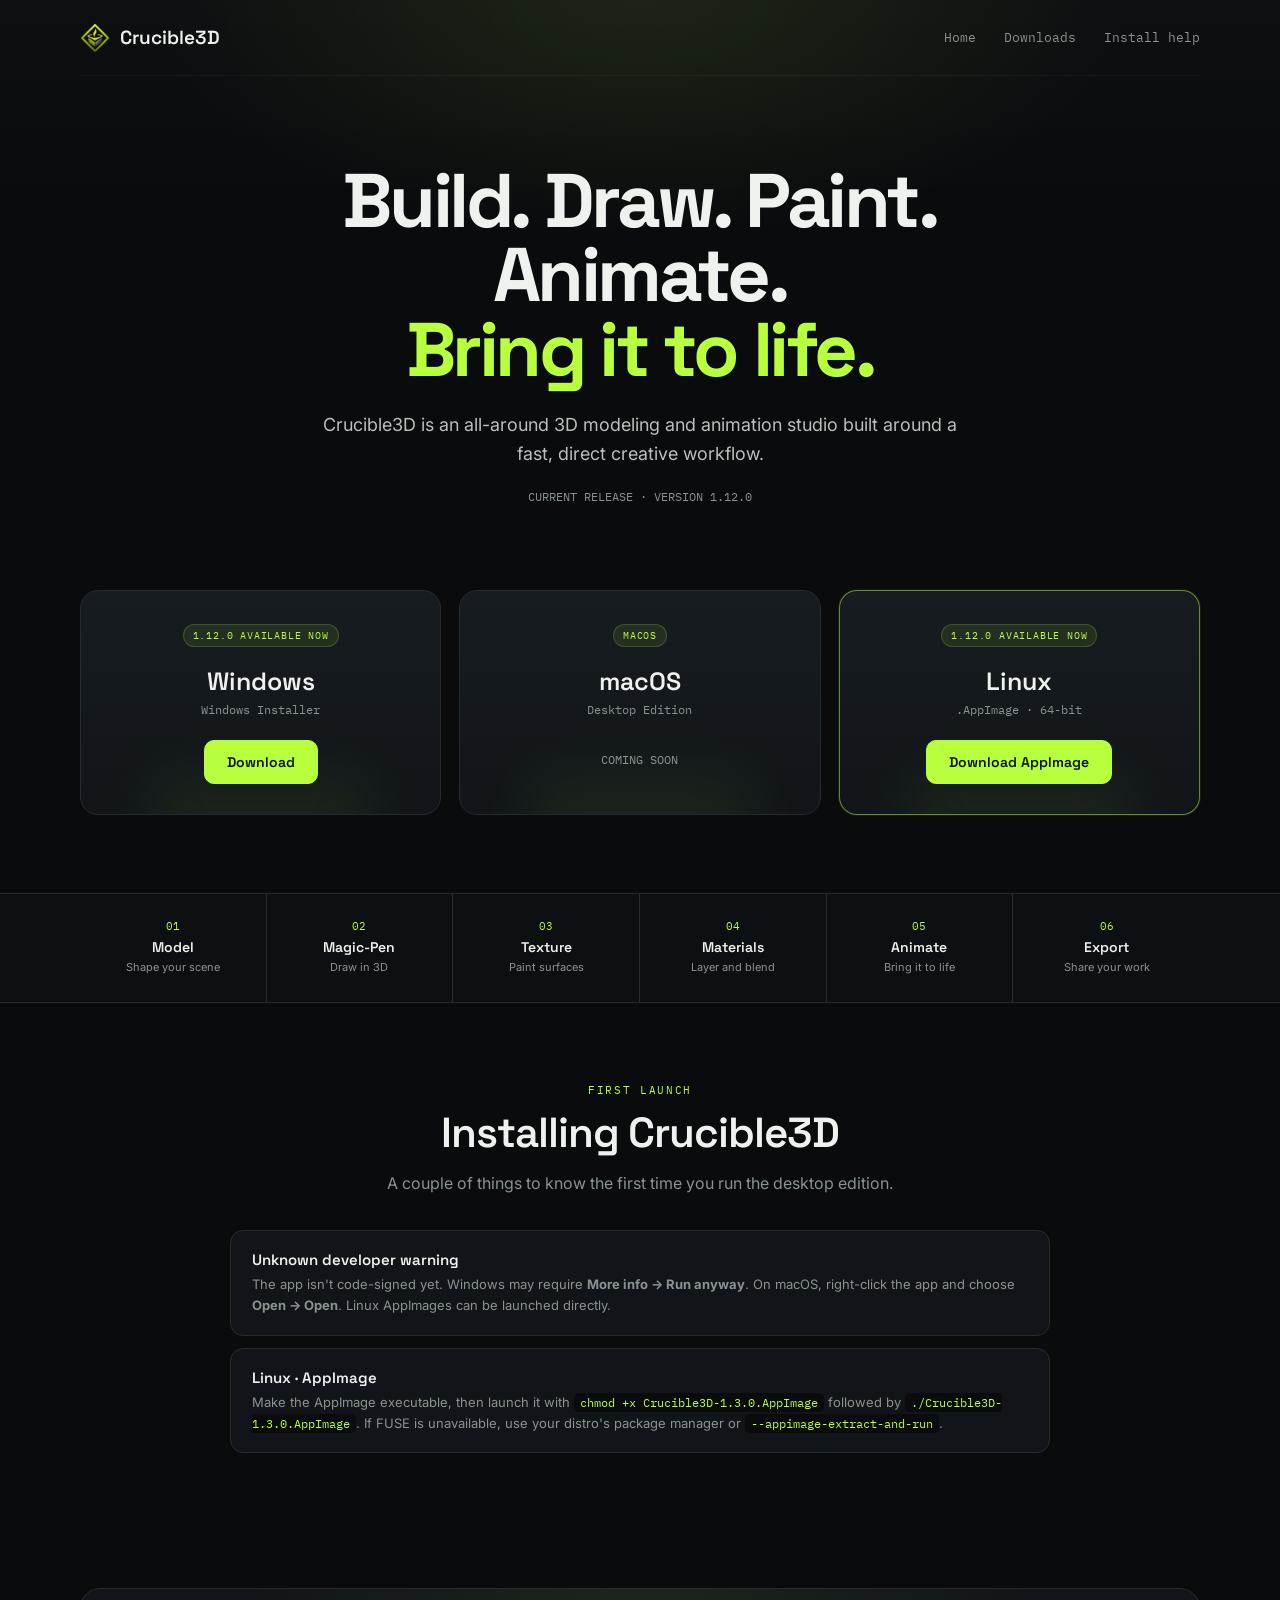
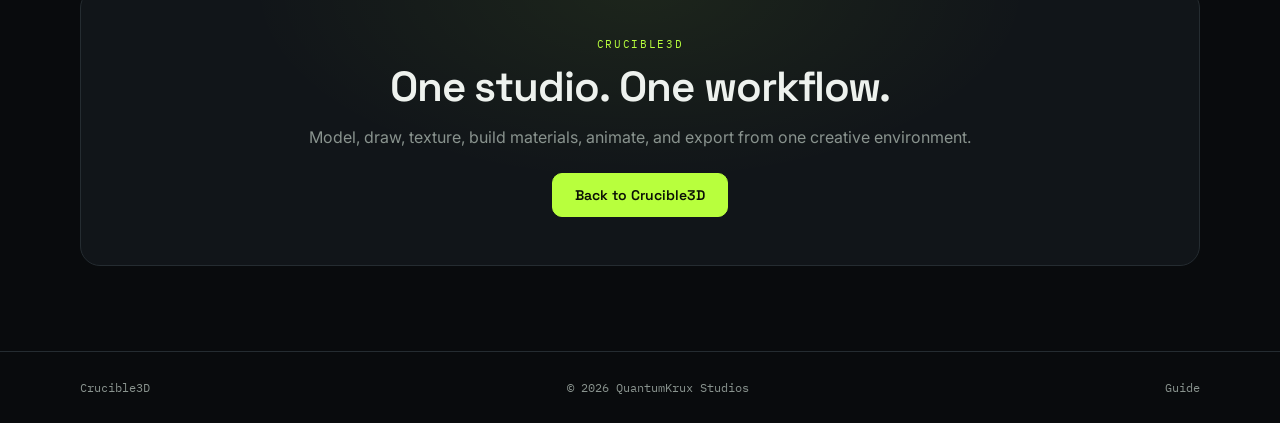
<file: download.html>
<!DOCTYPE html>
<html lang="en">
<head>
<meta charset="UTF-8">
<meta name="viewport" content="width=device-width, initial-scale=1.0">
<title>Download Crucible3D</title>
<meta name="description" content="Download Crucible3D for desktop — a complete 3D modeling, drawing, texturing, materials, and animation studio.">
<link rel="icon" type="image/png" sizes="48x48" href="assets/favicon-48.png">
<link rel="icon" href="assets/favicon.ico">
<link rel="apple-touch-icon" href="assets/logo.png">
<link rel="preconnect" href="https://fonts.googleapis.com">
<link rel="preconnect" href="https://fonts.gstatic.com" crossorigin>
<link href="https://fonts.googleapis.com/css2?family=Space+Grotesk:wght@400;500;600;700&family=Inter:wght@400;500;600&family=IBM+Plex+Mono:wght@400;500&display=swap" rel="stylesheet">
<style>
:root {
  --black:#090b0d; --panel:#111519; --panel2:#171c20; --line:#252c31;
  --green:#b8ff3d; --green2:#83d51d; --paper:#eef2ee; --muted:#89938e;
}
*{box-sizing:border-box;margin:0;padding:0}
html{scroll-behavior:smooth}
body{background:var(--black);color:var(--paper);font-family:Inter,sans-serif;line-height:1.6;overflow-x:hidden}
a{color:inherit;text-decoration:none}
.wrap{width:min(1120px,calc(100% - 48px));margin:auto}
.mono{font-family:"IBM Plex Mono",monospace}
.bg{position:fixed;inset:0;pointer-events:none;background:
radial-gradient(55% 38% at 50% 0%,rgba(184,255,61,.09),transparent 70%),
linear-gradient(180deg,rgba(255,255,255,.018),transparent 30%);z-index:-1}
nav{height:76px;display:flex;align-items:center;justify-content:space-between;border-bottom:1px solid rgba(255,255,255,.04)}
.brand{display:flex;align-items:center;gap:10px;font:600 19px "Space Grotesk"}
.brand img{width:30px;height:30px;border-radius:7px}
.nav{display:flex;gap:28px;color:var(--muted);font:13px "IBM Plex Mono"}
.nav a:hover{color:var(--green)}

.hero{padding:88px 0 58px;text-align:center}
.eyebrow{color:var(--green);font:12px "IBM Plex Mono";letter-spacing:.18em;text-transform:uppercase;margin-bottom:18px}
h1{font:700 clamp(44px,7vw,76px)/.98 "Space Grotesk";letter-spacing:-.045em;max-width:850px;margin:auto}
h1 span{color:var(--green)}
.lede{max-width:650px;margin:24px auto 0;color:#b9c0bb;font-size:18px}
.version{margin-top:20px;color:var(--muted);font:12px "IBM Plex Mono"}

.downloads{padding:28px 0 78px}
.grid{display:grid;grid-template-columns:repeat(3,1fr);gap:18px}
.card{background:linear-gradient(180deg,var(--panel2),var(--panel));border:1px solid var(--line);border-radius:18px;padding:30px;text-align:center;position:relative;overflow:hidden}
.card:after{content:"";position:absolute;inset:auto 20% -65px;height:100px;background:rgba(184,255,61,.07);filter:blur(30px);pointer-events:none}
.card.active{border-color:rgba(184,255,61,.5);box-shadow:0 0 0 1px rgba(184,255,61,.08)}
.badge{display:inline-block;color:var(--green);background:rgba(184,255,61,.09);border:1px solid rgba(184,255,61,.18);padding:4px 9px;border-radius:99px;font:10px "IBM Plex Mono";letter-spacing:.08em;text-transform:uppercase;margin-bottom:18px}
.os{font:600 25px "Space Grotesk";margin-bottom:5px}
.format{font:12px "IBM Plex Mono";color:var(--muted);margin-bottom:23px}
.btn{display:inline-flex;justify-content:center;align-items:center;padding:12px 22px;border-radius:10px;border:1px solid var(--line);font:600 14px "Space Grotesk";transition:.2s;position:relative;z-index:1}
.btn:hover{border-color:var(--green);color:var(--green);transform:translateY(-1px)}
.btn.primary{background:var(--green);color:#0b1006;border-color:var(--green)}
.btn.primary:hover{color:#0b1006;filter:brightness(1.05)}
.soon{color:var(--muted);font:12px "IBM Plex Mono";padding-top:12px}
.host{margin-top:13px;color:#626d67;font:10.5px "IBM Plex Mono"}

.strip{border-top:1px solid var(--line);border-bottom:1px solid var(--line);background:#0d1012}
.strip-grid{display:grid;grid-template-columns:repeat(6,1fr)}
.strip-item{padding:25px 12px;text-align:center;border-right:1px solid var(--line)}
.strip-item:last-child{border:0}
.num{color:var(--green);font:11px "IBM Plex Mono"}
.strip-item strong{display:block;font:600 14px "Space Grotesk";margin-top:5px}
.strip-item small{display:block;color:var(--muted);font-size:11px;margin-top:3px}

.help{padding:80px 0}
.section-label{color:var(--green);font:11px "IBM Plex Mono";letter-spacing:.15em;text-transform:uppercase;text-align:center}
h2{font:600 clamp(30px,4vw,42px) "Space Grotesk";text-align:center;letter-spacing:-.025em;margin:9px 0 12px}
.section-lede{text-align:center;color:var(--muted);max-width:610px;margin:0 auto 34px}
.help-grid{max-width:820px;margin:auto;display:grid;gap:12px}
.help-item{background:var(--panel);border:1px solid var(--line);border-radius:13px;padding:19px 21px}
.help-item h3{font:600 15px "Space Grotesk";color:var(--paper);margin-bottom:5px}
.help-item p{font-size:13px;color:var(--muted)}
code{font:12px "IBM Plex Mono";color:var(--green);background:#090b0d;padding:2px 6px;border-radius:5px}

.cta{padding:55px 0 85px;text-align:center}
.cta-box{border:1px solid var(--line);border-radius:20px;padding:48px 24px;background:
radial-gradient(50% 100% at 50% 0%,rgba(184,255,61,.07),transparent 70%),var(--panel)}
.cta p{color:var(--muted);margin:9px auto 22px}
footer{border-top:1px solid var(--line);padding:28px 0}
.foot{display:flex;justify-content:space-between;align-items:center;color:var(--muted);font:12px "IBM Plex Mono"}
.foot a:hover{color:var(--green)}

@media(max-width:800px){
 .nav{display:none} .grid{grid-template-columns:1fr}
 .strip-grid{grid-template-columns:repeat(2,1fr)}
 .strip-item:nth-child(2n){border-right:0}
 .hero{padding-top:60px}
}
</style>
</head>
<body>
<div class="bg"></div>

<nav class="wrap">
  <a href="index.html" class="brand"><img src="assets/logo.png" alt="">Crucible3D</a>
  <div class="nav">
    <a href="index.html">Home</a>
    <a href="#downloads">Downloads</a>
    <a href="#help">Install help</a>
  </div>
</nav>

<header class="hero wrap">
  <h1>Build. Draw. Paint. Animate.<br><span>Bring it to life.</span></h1>
  <p class="lede">Crucible3D is an all-around 3D modeling and animation studio built around a fast, direct creative workflow.</p>
  <div class="version">CURRENT RELEASE · VERSION 1.12.0</div>
</header>

<section class="downloads wrap" id="downloads">
  <div class="grid">
    <article class="card" data-os="win">
      <div class="badge">1.12.0 Available Now</div>
      <div class="os">Windows</div>
      <div class="format">Windows Installer</div>
      <a class="btn primary" href="https://github.com/quantumkrux-pixel/crucible-studio/releases/download/3DModeling/Crucible3D.Setup.1.12.0.exe">Download</a>
    </article>
    <article class="card">
      <div class="badge">macOS</div>
      <div class="os">macOS</div>
      <div class="format">Desktop Edition</div>
      <div class="soon">COMING SOON</div>
    </article>
    <article class="card active" data-os="linux">
      <div class="badge">1.12.0 Available Now</div>
      <div class="os">Linux</div>
      <div class="format">.AppImage · 64-bit</div>
      <a class="btn primary" href="https://github.com/quantumkrux-pixel/crucible-studio/releases/download/3DModeling/Crucible3D-1.12.0-Linux-x64.AppImage">Download AppImage</a>
    </article>
  </div>
</section>

<section class="strip">
  <div class="wrap strip-grid">
    <div class="strip-item"><div class="num">01</div><strong>Model</strong><small>Shape your scene</small></div>
    <div class="strip-item"><div class="num">02</div><strong>Magic-Pen</strong><small>Draw in 3D</small></div>
    <div class="strip-item"><div class="num">03</div><strong>Texture</strong><small>Paint surfaces</small></div>
    <div class="strip-item"><div class="num">04</div><strong>Materials</strong><small>Layer and blend</small></div>
    <div class="strip-item"><div class="num">05</div><strong>Animate</strong><small>Bring it to life</small></div>
    <div class="strip-item"><div class="num">06</div><strong>Export</strong><small>Share your work</small></div>
  </div>
</section>

<section class="help wrap" id="help">
  <div class="section-label">First launch</div>
  <h2>Installing Crucible3D</h2>
  <p class="section-lede">A couple of things to know the first time you run the desktop edition.</p>
  <div class="help-grid">
    <div class="help-item">
      <h3>Unknown developer warning</h3>
      <p>The app isn't code-signed yet. Windows may require <b>More info → Run anyway</b>. On macOS, right-click the app and choose <b>Open → Open</b>. Linux AppImages can be launched directly.</p>
    </div>
    <div class="help-item">
      <h3>Linux · AppImage</h3>
      <p>Make the AppImage executable, then launch it with <code>chmod +x Crucible3D-1.3.0.AppImage</code> followed by <code>./Crucible3D-1.3.0.AppImage</code>. If FUSE is unavailable, use your distro's package manager or <code>--appimage-extract-and-run</code>.</p>
    </div>
  </div>
</section>

<section class="cta wrap">
  <div class="cta-box">
    <div class="section-label">Crucible3D</div>
    <h2>One studio. One workflow.</h2>
    <p>Model, draw, texture, build materials, animate, and export from one creative environment.</p>
    <a class="btn primary" href="index.html">Back to Crucible3D</a>
  </div>
</section>

<footer>
  <div class="wrap foot">
    <a href="index.html">Crucible3D</a>
    <span>© 2026 QuantumKrux Studios</span>
    <a href="app/guide.html">Guide</a>
  </div>
</footer>

<script>
(function(){
  const ua=navigator.userAgent+" "+(navigator.platform||"");
  let os=null;
  if(/Win/i.test(ua)) os="win";
  else if(/Mac/i.test(ua)&&!/iPhone|iPad|iPod/i.test(ua)) os="mac";
  else if(/Linux|X11/i.test(ua)&&!/Android/i.test(ua)) os="linux";
  document.querySelectorAll(".card[data-os]").forEach(c=>c.classList.remove("active"));
  if(os){
    const card=document.querySelector('.card[data-os="'+os+'"]');
    if(card) card.classList.add("active");
  }
})();
</script>
</body>
</html>
</file>
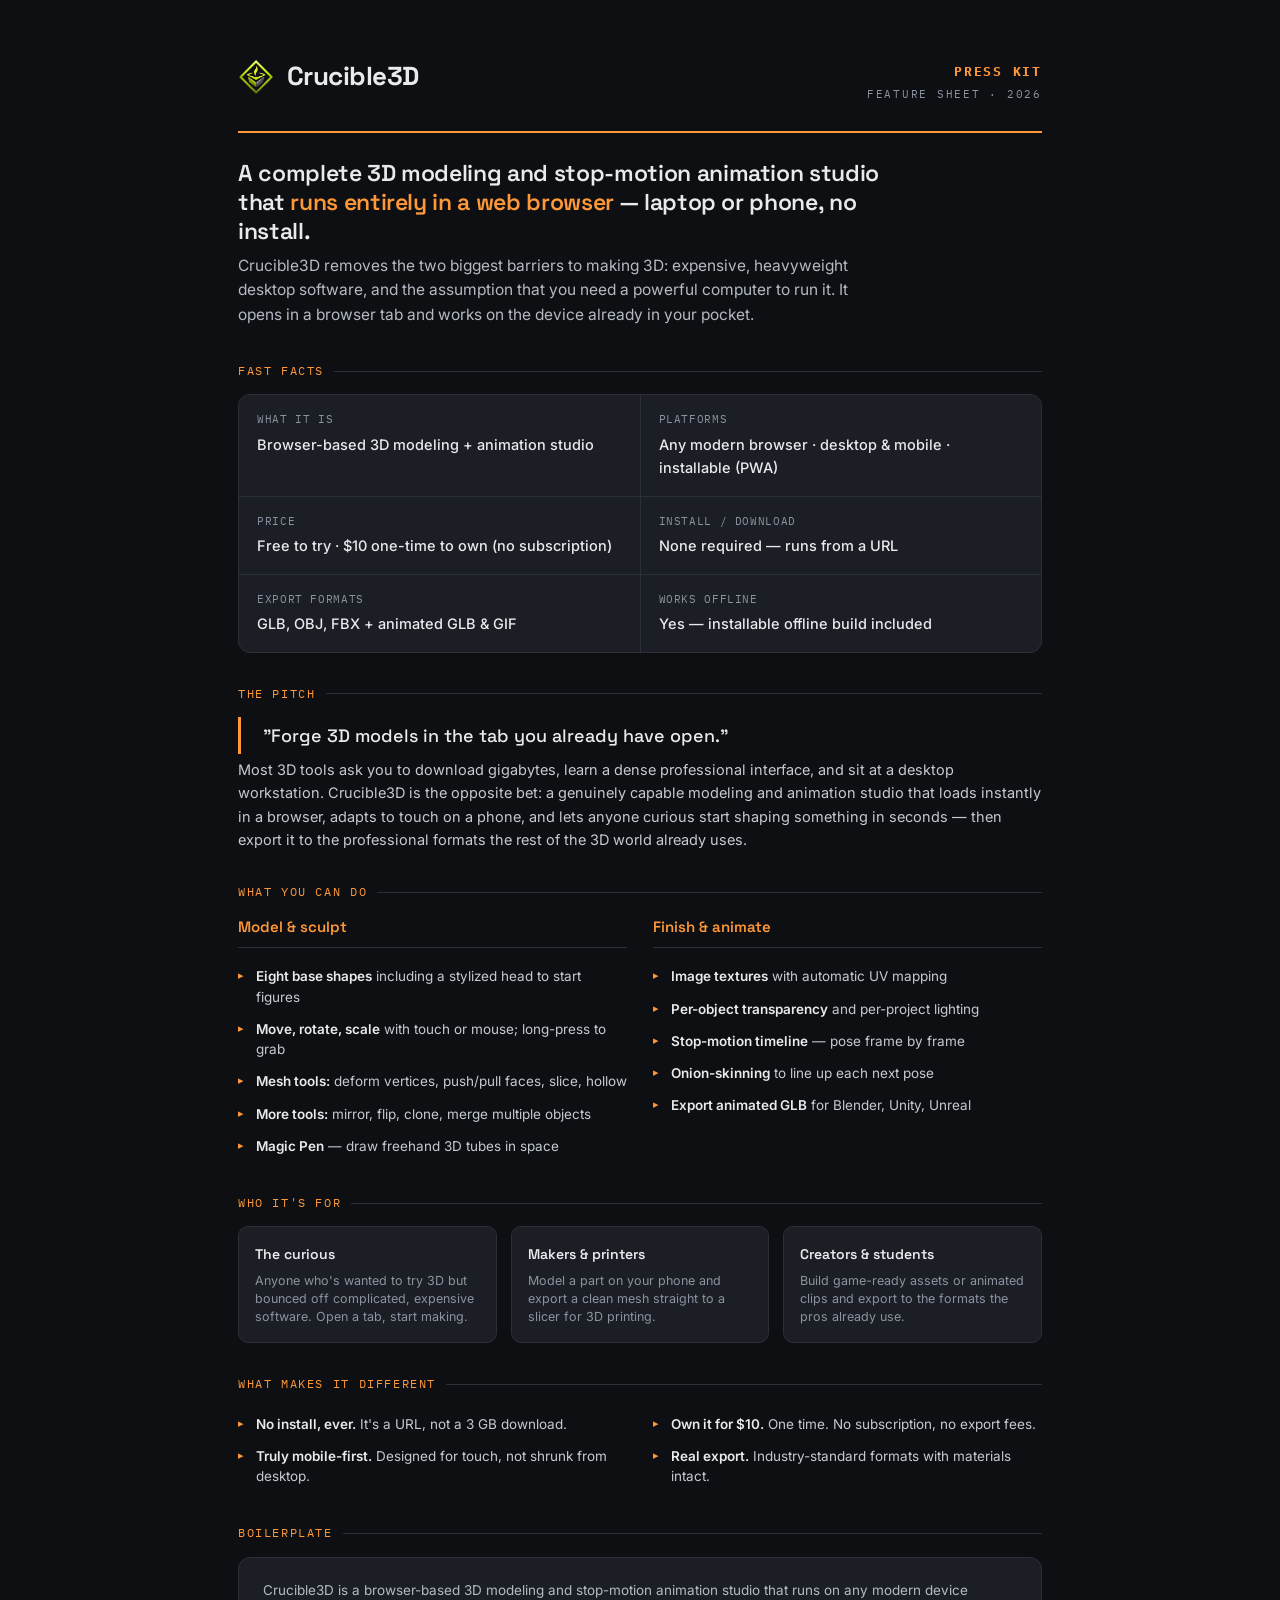
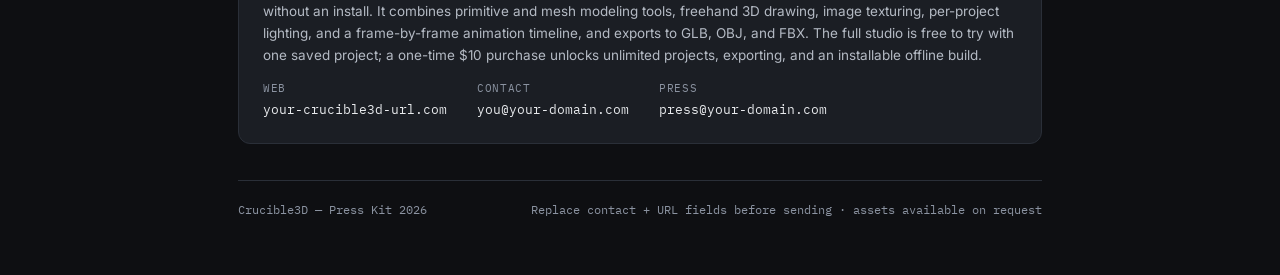
<file: press-kit.html>
<!DOCTYPE html>
<html lang="en">
<head>
<meta charset="UTF-8">
<meta name="viewport" content="width=device-width, initial-scale=1.0">
<title>Crucible3D — Press Kit &amp; Feature Sheet</title>
<link rel="icon" type="image/png" sizes="48x48" href="assets/favicon-48.png">
<link rel="icon" href="assets/favicon.ico">
<link rel="preconnect" href="https://fonts.googleapis.com">
<link rel="preconnect" href="https://fonts.gstatic.com" crossorigin>
<link href="https://fonts.googleapis.com/css2?family=Space+Grotesk:wght@400;500;600;700&family=Inter:wght@400;500;600&family=IBM+Plex+Mono:wght@400;500&display=swap" rel="stylesheet">
<style>
  :root{
    --ink:#14161A; --black:#0E0F12; --panel:#1B1E24; --panel2:#22262E; --line:#2A2F38;
    --ember:#FF9838; --ember-hot:#FF6B2C; --ash:#8B93A1; --paper:#E8EAED;
  }
  *{margin:0;padding:0;box-sizing:border-box}
  body{background:var(--black);color:var(--paper);font-family:'Inter',sans-serif;line-height:1.6;
    -webkit-font-smoothing:antialiased}
  .mono{font-family:'IBM Plex Mono',monospace}
  .sheet{max-width:900px;margin:0 auto;padding:56px 48px}
  a{color:var(--ember);text-decoration:none}

  /* header */
  .kit-head{display:flex;align-items:flex-start;justify-content:space-between;gap:30px;
    padding-bottom:28px;border-bottom:2px solid var(--ember);margin-bottom:8px}
  .brand{display:flex;align-items:center;gap:13px}
  .brand .brand-logo{width:36px;height:36px;border-radius:8px;display:block;flex:none}
  .brand-name{font-family:'Space Grotesk';font-weight:700;font-size:26px;letter-spacing:-.02em}
  .kit-label{font-family:'IBM Plex Mono';font-size:11px;letter-spacing:.16em;text-transform:uppercase;
    color:var(--ash);text-align:right;padding-top:6px}
  .kit-label b{display:block;color:var(--ember);font-size:13px;margin-bottom:3px}

  .tagline{font-family:'Space Grotesk';font-weight:600;font-size:23px;letter-spacing:-.015em;
    line-height:1.25;margin:26px 0 8px;max-width:680px}
  .tagline .heat{color:var(--ember)}
  .oneline{font-size:15.5px;color:#B4BAC4;max-width:640px;margin-bottom:34px}

  /* section */
  .block{margin-bottom:32px}
  .block-title{font-family:'IBM Plex Mono';font-size:11.5px;letter-spacing:.14em;text-transform:uppercase;
    color:var(--ember);margin-bottom:14px;display:flex;align-items:center;gap:10px}
  .block-title::after{content:'';flex:1;height:1px;background:var(--line)}
  p.body{font-size:14.5px;color:#C4CAD3;margin-bottom:12px}

  /* fast facts grid */
  .facts{display:grid;grid-template-columns:repeat(2,1fr);gap:1px;background:var(--line);
    border:1px solid var(--line);border-radius:12px;overflow:hidden}
  .fact{background:var(--panel);padding:16px 18px}
  .fact dt{font-family:'IBM Plex Mono';font-size:10.5px;letter-spacing:.06em;text-transform:uppercase;
    color:var(--ash);margin-bottom:5px}
  .fact dd{font-size:14.5px;color:var(--paper);font-weight:500}

  /* feature columns */
  .feat-grid{display:grid;grid-template-columns:1fr 1fr;gap:26px}
  .feat-col h4{font-family:'Space Grotesk';font-weight:600;font-size:15px;color:var(--ember);
    margin-bottom:12px;padding-bottom:8px;border-bottom:1px solid var(--line)}
  .feat-col ul{list-style:none}
  .feat-col li{font-size:13.5px;color:#C4CAD3;padding:6px 0 6px 18px;position:relative;line-height:1.5}
  .feat-col li::before{content:'▸';position:absolute;left:0;color:var(--ember);font-size:11px;top:7px}
  .feat-col li b{color:var(--paper);font-weight:600}

  /* quote / positioning pull */
  .pull{border-left:3px solid var(--ember);padding:6px 0 6px 22px;margin:8px 0 4px;
    font-family:'Space Grotesk';font-weight:500;font-size:18px;line-height:1.4;color:var(--paper)}

  /* who it's for */
  .audience{display:grid;grid-template-columns:repeat(3,1fr);gap:14px}
  .aud{background:var(--panel);border:1px solid var(--line);border-radius:10px;padding:16px}
  .aud h5{font-family:'Space Grotesk';font-weight:600;font-size:14px;margin-bottom:6px}
  .aud p{font-size:12.5px;color:var(--ash);line-height:1.45}

  /* boilerplate + contact */
  .boiler{background:var(--panel);border:1px solid var(--line);border-radius:12px;padding:22px 24px}
  .boiler p{font-size:13.5px;color:#B4BAC4;line-height:1.6}
  .contact-row{display:flex;gap:30px;flex-wrap:wrap;margin-top:14px;font-family:'IBM Plex Mono';font-size:13px}
  .contact-row div span{color:var(--ash);display:block;font-size:10.5px;letter-spacing:.06em;
    text-transform:uppercase;margin-bottom:3px}

  footer{border-top:1px solid var(--line);margin-top:36px;padding-top:20px;
    font-family:'IBM Plex Mono';font-size:11.5px;color:var(--ash);display:flex;justify-content:space-between;flex-wrap:wrap;gap:10px}

  @media(max-width:680px){
    .sheet{padding:36px 24px}
    .facts,.feat-grid,.audience{grid-template-columns:1fr}
    .kit-head{flex-direction:column;gap:16px}
    .kit-label{text-align:left}
  }
  @media print{
    body{background:#fff;color:#111}
    .sheet{max-width:100%}
    .fact,.aud,.boiler,.feat-col{background:#fff}
  }
</style>
</head>
<body>
<div class="sheet">

  <div class="kit-head">
    <div class="brand"><img class="brand-logo" src="assets/logo.png" alt="" width="36" height="36"><span class="brand-name">Crucible3D</span></div>
    <div class="kit-label"><b>Press Kit</b>Feature Sheet · 2026</div>
  </div>

  <div class="tagline">A complete 3D modeling and stop-motion animation studio
    that <span class="heat">runs entirely in a web browser</span> — laptop or phone, no install.</div>
  <p class="oneline">Crucible3D removes the two biggest barriers to making 3D: expensive,
    heavyweight desktop software, and the assumption that you need a powerful computer to run it.
    It opens in a browser tab and works on the device already in your pocket.</p>

  <div class="block">
    <div class="block-title">Fast facts</div>
    <dl class="facts">
      <div class="fact"><dt>What it is</dt><dd>Browser-based 3D modeling + animation studio</dd></div>
      <div class="fact"><dt>Platforms</dt><dd>Any modern browser · desktop &amp; mobile · installable (PWA)</dd></div>
      <div class="fact"><dt>Price</dt><dd>Free to try · $10 one-time to own (no subscription)</dd></div>
      <div class="fact"><dt>Install / download</dt><dd>None required — runs from a URL</dd></div>
      <div class="fact"><dt>Export formats</dt><dd>GLB, OBJ, FBX + animated GLB &amp; GIF</dd></div>
      <div class="fact"><dt>Works offline</dt><dd>Yes — installable offline build included</dd></div>
    </dl>
  </div>

  <div class="block">
    <div class="block-title">The pitch</div>
    <div class="pull">"Forge 3D models in the tab you already have open."</div>
    <p class="body">Most 3D tools ask you to download gigabytes, learn a dense professional
      interface, and sit at a desktop workstation. Crucible3D is the opposite bet: a genuinely
      capable modeling and animation studio that loads instantly in a browser, adapts to touch on
      a phone, and lets anyone curious start shaping something in seconds — then export it to the
      professional formats the rest of the 3D world already uses.</p>
  </div>

  <div class="block">
    <div class="block-title">What you can do</div>
    <div class="feat-grid">
      <div class="feat-col">
        <h4>Model &amp; sculpt</h4>
        <ul>
          <li><b>Eight base shapes</b> including a stylized head to start figures</li>
          <li><b>Move, rotate, scale</b> with touch or mouse; long-press to grab</li>
          <li><b>Mesh tools:</b> deform vertices, push/pull faces, slice, hollow</li>
          <li><b>More tools:</b> mirror, flip, clone, merge multiple objects</li>
          <li><b>Magic Pen</b> — draw freehand 3D tubes in space</li>
        </ul>
      </div>
      <div class="feat-col">
        <h4>Finish &amp; animate</h4>
        <ul>
          <li><b>Image textures</b> with automatic UV mapping</li>
          <li><b>Per-object transparency</b> and per-project lighting</li>
          <li><b>Stop-motion timeline</b> — pose frame by frame</li>
          <li><b>Onion-skinning</b> to line up each next pose</li>
          <li><b>Export animated GLB</b> for Blender, Unity, Unreal</li>
        </ul>
      </div>
    </div>
  </div>

  <div class="block">
    <div class="block-title">Who it's for</div>
    <div class="audience">
      <div class="aud"><h5>The curious</h5><p>Anyone who's wanted to try 3D but bounced off
        complicated, expensive software. Open a tab, start making.</p></div>
      <div class="aud"><h5>Makers &amp; printers</h5><p>Model a part on your phone and export a
        clean mesh straight to a slicer for 3D printing.</p></div>
      <div class="aud"><h5>Creators &amp; students</h5><p>Build game-ready assets or animated
        clips and export to the formats the pros already use.</p></div>
    </div>
  </div>

  <div class="block">
    <div class="block-title">What makes it different</div>
    <div class="feat-grid">
      <div class="feat-col">
        <ul>
          <li><b>No install, ever.</b> It's a URL, not a 3 GB download.</li>
          <li><b>Truly mobile-first.</b> Designed for touch, not shrunk from desktop.</li>
        </ul>
      </div>
      <div class="feat-col">
        <ul>
          <li><b>Own it for $10.</b> One time. No subscription, no export fees.</li>
          <li><b>Real export.</b> Industry-standard formats with materials intact.</li>
        </ul>
      </div>
    </div>
  </div>

  <div class="block">
    <div class="block-title">Boilerplate</div>
    <div class="boiler">
      <p>Crucible3D is a browser-based 3D modeling and stop-motion animation studio that runs on
        any modern device without an install. It combines primitive and mesh modeling tools, freehand
        3D drawing, image texturing, per-project lighting, and a frame-by-frame animation timeline,
        and exports to GLB, OBJ, and FBX. The full studio is free to try with one saved project; a
        one-time $10 purchase unlocks unlimited projects, exporting, and an installable offline build.</p>
      <div class="contact-row">
        <div><span>Web</span>your-crucible3d-url.com</div>
        <div><span>Contact</span>you@your-domain.com</div>
        <div><span>Press</span>press@your-domain.com</div>
      </div>
    </div>
  </div>

  <footer>
    <span>Crucible3D — Press Kit 2026</span>
    <span>Replace contact + URL fields before sending · assets available on request</span>
  </footer>

</div>
</body>
</html>
</file>
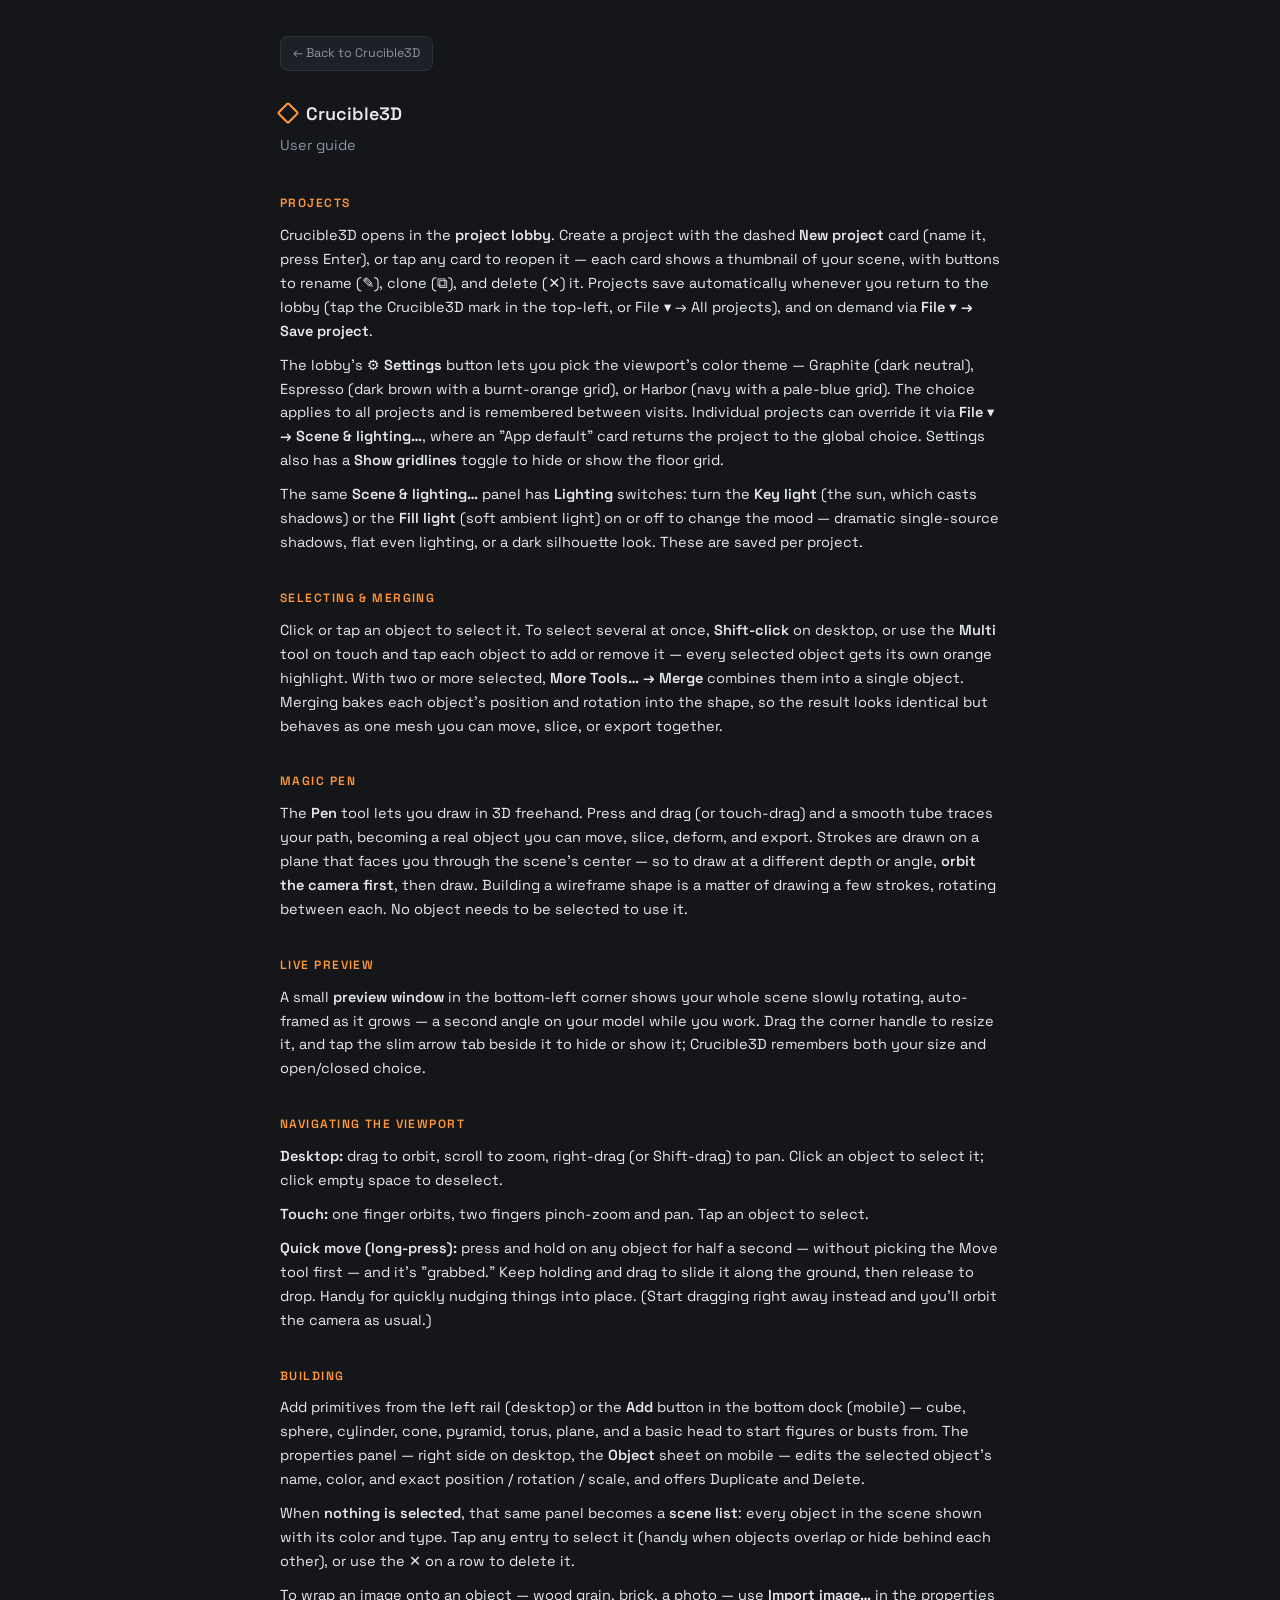
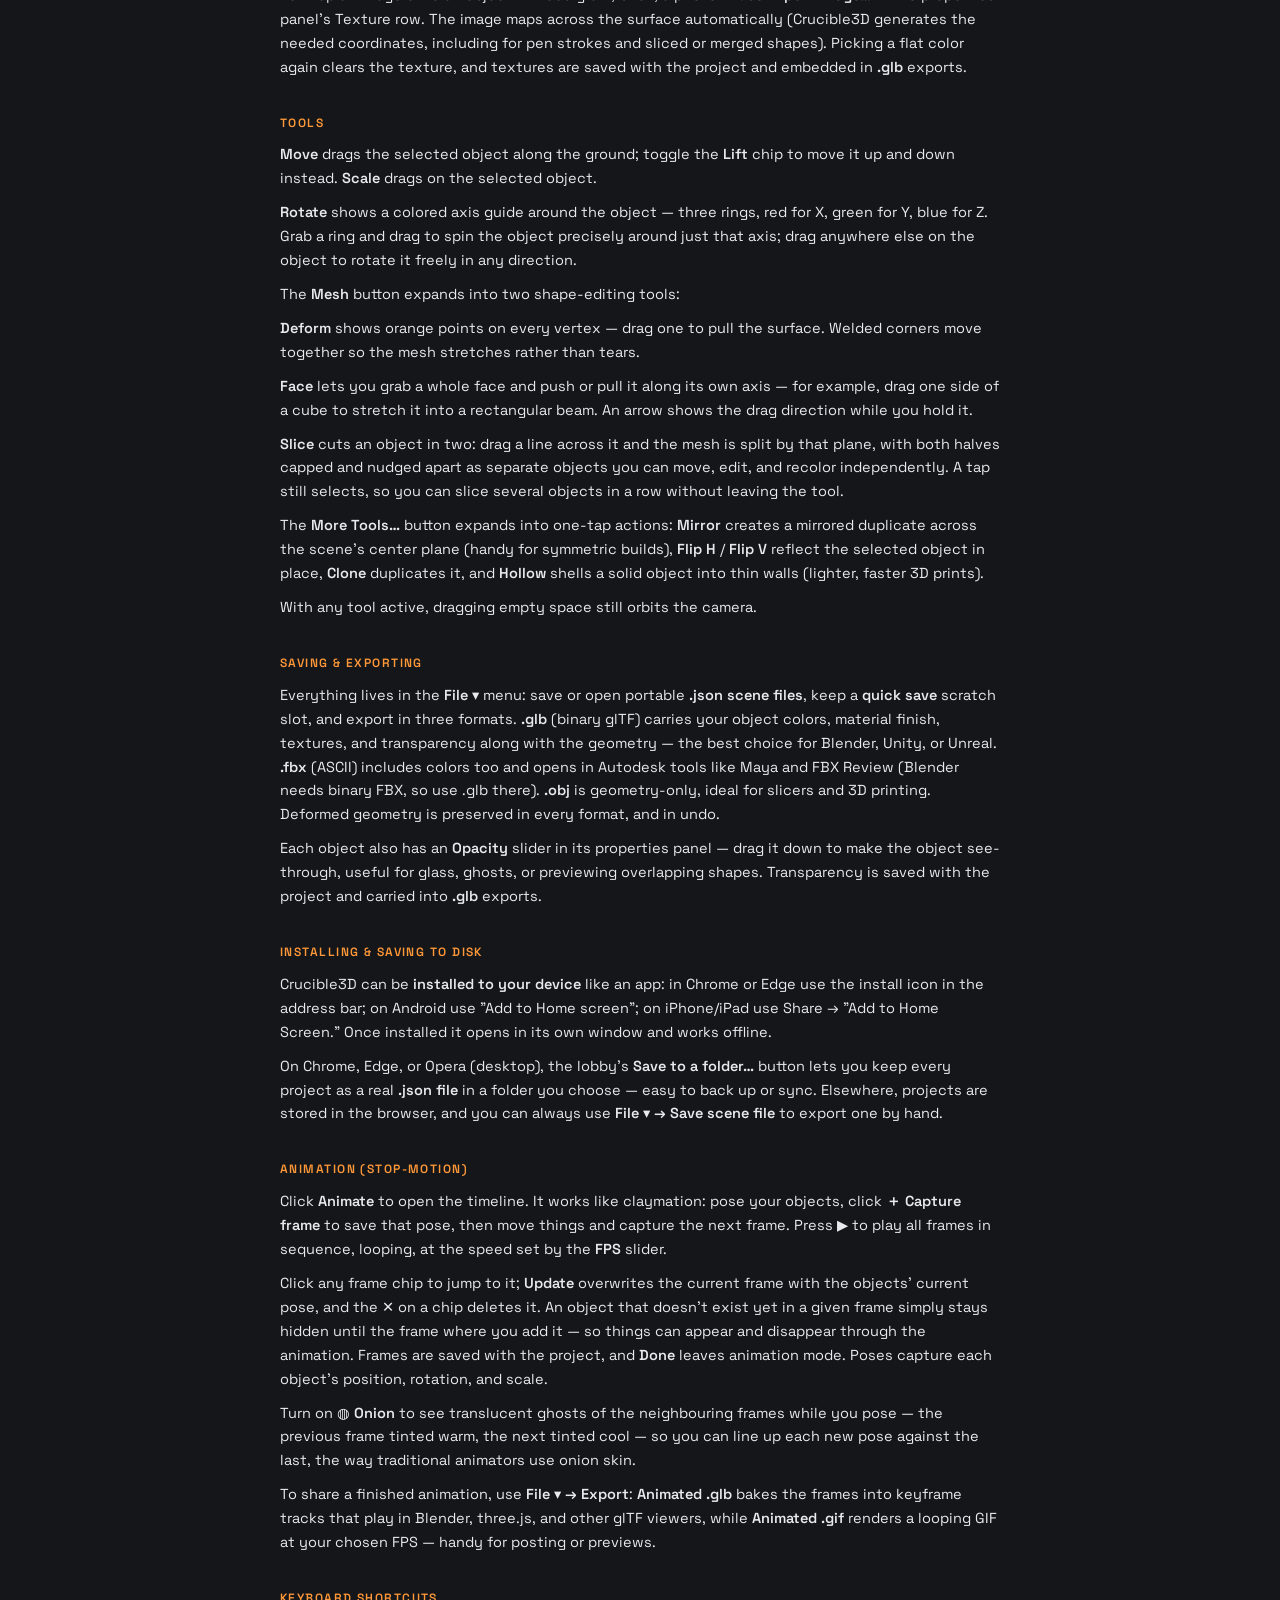
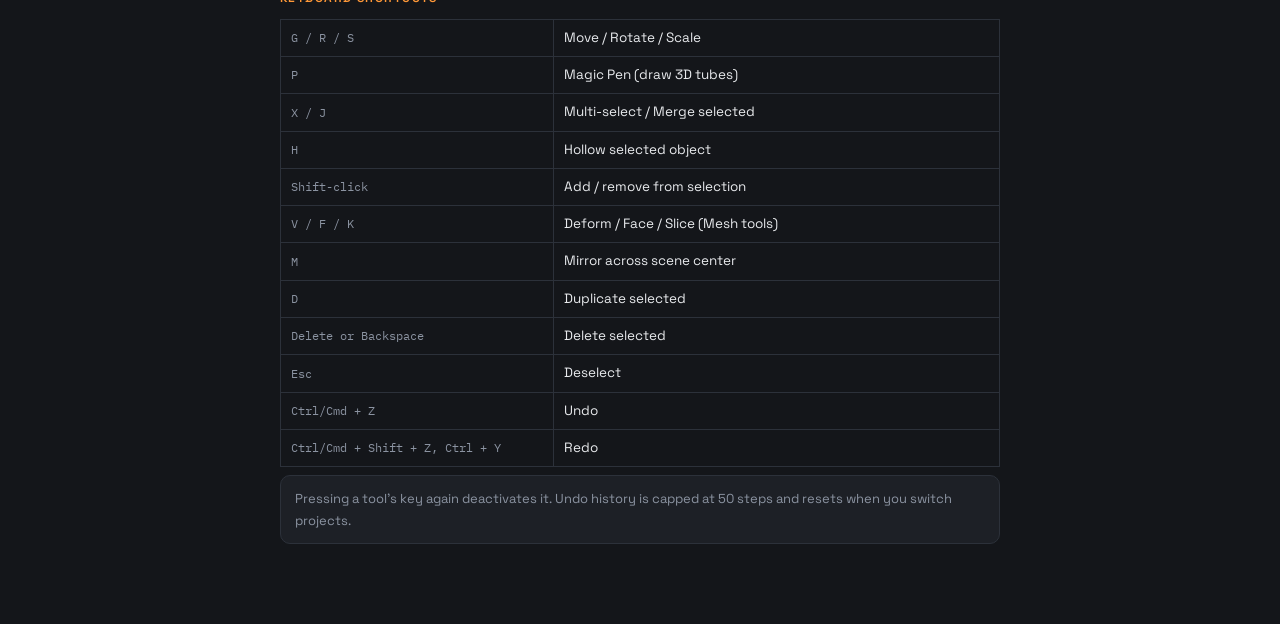
<file: app/guide.html>
<!DOCTYPE html>
<html lang="en">
<head>
<meta charset="UTF-8">
<meta name="viewport" content="width=device-width, initial-scale=1.0">
<title>Crucible3D — User Guide</title>
<link rel="preconnect" href="https://fonts.googleapis.com">
<link href="https://fonts.googleapis.com/css2?family=Space+Grotesk:wght@400;500;600&family=IBM+Plex+Mono:wght@400;500&display=swap" rel="stylesheet">
<style>
:root{--ink:#14161A;--panel:#1D2026;--panel-2:#23272F;--line:#2C313A;--text:#E8EAED;--muted:#8B93A1;--select:#FF9838}
*{box-sizing:border-box;margin:0;padding:0}
body{background:var(--ink);color:var(--text);font-family:'Space Grotesk',system-ui,sans-serif;
  font-size:14.5px;line-height:1.65}
.wrap{max-width:760px;margin:0 auto;padding:36px 20px 80px}
.brand{display:flex;align-items:center;gap:10px;font-weight:600;font-size:18px;margin-bottom:6px}
.brand .cube{width:16px;height:16px;border:2px solid var(--select);transform:rotate(45deg);border-radius:2px}
.sub{color:var(--muted);margin-bottom:36px}
h2{font-size:12px;letter-spacing:.12em;text-transform:uppercase;color:var(--select);
  margin:34px 0 10px;font-weight:600}
p{margin-bottom:10px;color:var(--text)}
strong{font-weight:600}
kbd{font-family:'IBM Plex Mono',monospace;font-size:12px;background:var(--panel-2);
  border:1px solid var(--line);border-radius:5px;padding:1.5px 6px}
table{width:100%;border-collapse:collapse;margin:8px 0 4px}
td{padding:7px 10px;border:1px solid var(--line);font-size:13.5px}
td:first-child{font-family:'IBM Plex Mono',monospace;font-size:12px;color:var(--muted);width:38%}
a.back{color:var(--muted);font-size:12.5px;text-decoration:none;border:1px solid var(--line);
  border-radius:8px;padding:6px 12px;background:var(--panel);display:inline-block;margin-bottom:28px}
a.back:hover{color:var(--text);border-color:var(--muted)}
.note{background:var(--panel);border:1px solid var(--line);border-radius:10px;padding:12px 14px;
  color:var(--muted);font-size:13px;margin-top:8px}
</style>
</head>
<body>
<div class="wrap">
  <a class="back" href="index.html">← Back to Crucible3D</a>
  <div class="brand"><div class="cube"></div>Crucible3D</div>
  <div class="sub">User guide</div>

  <h2>Projects</h2>
  <p>Crucible3D opens in the <strong>project lobby</strong>. Create a project with the dashed
  <strong>New project</strong> card (name it, press Enter), or tap any card to reopen it —
  each card shows a thumbnail of your scene, with buttons to rename (✎), clone (⧉), and
  delete (✕) it. Projects save automatically whenever you
  return to the lobby (tap the Crucible3D mark in the top-left, or File ▾ → All projects),
  and on demand via <strong>File ▾ → Save project</strong>.</p>
  <p>The lobby's <strong>⚙ Settings</strong> button lets you pick the viewport's color
  theme — Graphite (dark neutral), Espresso (dark brown with a burnt-orange grid), or
  Harbor (navy with a pale-blue grid). The choice applies to all projects and is
  remembered between visits. Individual projects can override it via
  <strong>File ▾ → Scene &amp; lighting…</strong>, where an "App default" card returns the
  project to the global choice. Settings also has a <strong>Show gridlines</strong>
  toggle to hide or show the floor grid.</p>
  <p>The same <strong>Scene &amp; lighting…</strong> panel has <strong>Lighting</strong>
  switches: turn the <strong>Key light</strong> (the sun, which casts shadows) or the
  <strong>Fill light</strong> (soft ambient light) on or off to change the mood — dramatic
  single-source shadows, flat even lighting, or a dark silhouette look. These are saved
  per project.</p>

  <h2>Selecting &amp; merging</h2>
  <p>Click or tap an object to select it. To select several at once, <strong>Shift-click</strong>
  on desktop, or use the <strong>Multi</strong> tool on touch and tap each object to add or
  remove it — every selected object gets its own orange highlight. With two or more selected,
  <strong>More Tools… → Merge</strong> combines them into a single object. Merging bakes each
  object's position and rotation into the shape, so the result looks identical but behaves as
  one mesh you can move, slice, or export together.</p>

  <h2>Magic Pen</h2>
  <p>The <strong>Pen</strong> tool lets you draw in 3D freehand. Press and drag (or
  touch-drag) and a smooth tube traces your path, becoming a real object you can move,
  slice, deform, and export. Strokes are drawn on a plane that faces you through the
  scene's center — so to draw at a different depth or angle, <strong>orbit the camera
  first</strong>, then draw. Building a wireframe shape is a matter of drawing a few
  strokes, rotating between each. No object needs to be selected to use it.</p>

  <h2>Live preview</h2>
  <p>A small <strong>preview window</strong> in the bottom-left corner shows your whole
  scene slowly rotating, auto-framed as it grows — a second angle on your model while
  you work. Drag the corner handle to resize it, and tap the slim arrow tab beside it
  to hide or show it; Crucible3D remembers both your size and open/closed choice.</p>

  <h2>Navigating the viewport</h2>
  <p><strong>Desktop:</strong> drag to orbit, scroll to zoom, right-drag (or Shift-drag) to pan.
  Click an object to select it; click empty space to deselect.</p>
  <p><strong>Touch:</strong> one finger orbits, two fingers pinch-zoom and pan.
  Tap an object to select.</p>
  <p><strong>Quick move (long-press):</strong> press and hold on any object for half a second —
  without picking the Move tool first — and it's "grabbed." Keep holding and drag to slide it
  along the ground, then release to drop. Handy for quickly nudging things into place. (Start
  dragging right away instead and you'll orbit the camera as usual.)</p>

  <h2>Building</h2>
  <p>Add primitives from the left rail (desktop) or the <strong>Add</strong> button in the
  bottom dock (mobile) — cube, sphere, cylinder, cone, pyramid, torus, plane, and a basic
  head to start figures or busts from. The properties panel — right side on desktop, the
  <strong>Object</strong> sheet on mobile — edits the selected object's name, color, and exact
  position / rotation / scale, and offers Duplicate and Delete.</p>
  <p>When <strong>nothing is selected</strong>, that same panel becomes a <strong>scene list</strong>:
  every object in the scene shown with its color and type. Tap any entry to select it (handy
  when objects overlap or hide behind each other), or use the ✕ on a row to delete it.</p>
  <p>To wrap an image onto an object — wood grain, brick, a photo — use
  <strong>Import image…</strong> in the properties panel's Texture row. The image maps across
  the surface automatically (Crucible3D generates the needed coordinates, including for pen
  strokes and sliced or merged shapes). Picking a flat color again clears the texture, and
  textures are saved with the project and embedded in <strong>.glb</strong> exports.</p>

  <h2>Tools</h2>
  <p><strong>Move</strong> drags the selected object along the ground; toggle the
  <strong>Lift</strong> chip to move it up and down instead. <strong>Scale</strong> drags on the
  selected object.</p>
  <p><strong>Rotate</strong> shows a colored axis guide around the object — three rings, red for
  X, green for Y, blue for Z. Grab a ring and drag to spin the object precisely around just that
  axis; drag anywhere else on the object to rotate it freely in any direction.</p>
  <p>The <strong>Mesh</strong> button expands into two shape-editing tools:</p>
  <p><strong>Deform</strong> shows orange points on every vertex — drag one to pull the surface.
  Welded corners move together so the mesh stretches rather than tears.</p>
  <p><strong>Face</strong> lets you grab a whole face and push or pull it along its own axis —
  for example, drag one side of a cube to stretch it into a rectangular beam. An arrow
  shows the drag direction while you hold it.</p>
  <p><strong>Slice</strong> cuts an object in two: drag a line across it and the mesh is
  split by that plane, with both halves capped and nudged apart as separate objects you
  can move, edit, and recolor independently. A tap still selects, so you can slice
  several objects in a row without leaving the tool.</p>
  <p>The <strong>More Tools…</strong> button expands into one-tap actions:
  <strong>Mirror</strong> creates a mirrored duplicate across the scene's center plane
  (handy for symmetric builds), <strong>Flip H</strong> / <strong>Flip V</strong> reflect the
  selected object in place, <strong>Clone</strong> duplicates it, and <strong>Hollow</strong>
  shells a solid object into thin walls (lighter, faster 3D prints).</p>
  <p>With any tool active, dragging empty space still orbits the camera.</p>

  <h2>Saving &amp; exporting</h2>
  <p>Everything lives in the <strong>File ▾</strong> menu: save or open portable
  <strong>.json scene files</strong>, keep a <strong>quick save</strong> scratch slot, and export
  in three formats. <strong>.glb</strong> (binary glTF) carries your object colors, material
  finish, textures, and transparency along with the geometry — the best choice for Blender,
  Unity, or Unreal. <strong>.fbx</strong> (ASCII) includes colors too and opens in Autodesk
  tools like Maya and FBX Review (Blender needs binary FBX, so use .glb there).
  <strong>.obj</strong> is geometry-only, ideal for slicers and 3D printing. Deformed
  geometry is preserved in every format, and in undo.</p>

  <p>Each object also has an <strong>Opacity</strong> slider in its properties panel — drag it
  down to make the object see-through, useful for glass, ghosts, or previewing overlapping
  shapes. Transparency is saved with the project and carried into <strong>.glb</strong>
  exports.</p>

  <h2>Installing &amp; saving to disk</h2>
  <p>Crucible3D can be <strong>installed to your device</strong> like an app: in Chrome or
  Edge use the install icon in the address bar; on Android use "Add to Home screen"; on
  iPhone/iPad use Share → "Add to Home Screen." Once installed it opens in its own window
  and works offline.</p>
  <p>On Chrome, Edge, or Opera (desktop), the lobby's <strong>Save to a folder…</strong>
  button lets you keep every project as a real <strong>.json file</strong> in a folder you
  choose — easy to back up or sync. Elsewhere, projects are stored in the browser, and you
  can always use <strong>File ▾ → Save scene file</strong> to export one by hand.</p>

  <h2>Animation (stop-motion)</h2>
  <p>Click <strong>Animate</strong> to open the timeline. It works like claymation: pose your
  objects, click <strong>＋ Capture frame</strong> to save that pose, then move things and
  capture the next frame. Press <strong>▶</strong> to play all frames in sequence, looping,
  at the speed set by the <strong>FPS</strong> slider.</p>
  <p>Click any frame chip to jump to it; <strong>Update</strong> overwrites the current frame
  with the objects' current pose, and the ✕ on a chip deletes it. An object that doesn't
  exist yet in a given frame simply stays hidden until the frame where you add it — so things
  can appear and disappear through the animation. Frames are saved with the project, and
  <strong>Done</strong> leaves animation mode. Poses capture each object's position, rotation,
  and scale.</p>
  <p>Turn on <strong>◍ Onion</strong> to see translucent ghosts of the neighbouring frames
  while you pose — the previous frame tinted warm, the next tinted cool — so you can line up
  each new pose against the last, the way traditional animators use onion skin.</p>
  <p>To share a finished animation, use <strong>File ▾ → Export</strong>: <strong>Animated
  .glb</strong> bakes the frames into keyframe tracks that play in Blender, three.js, and
  other glTF viewers, while <strong>Animated .gif</strong> renders a looping GIF at your
  chosen FPS — handy for posting or previews.</p>

  <h2>Keyboard shortcuts</h2>
  <table>
    <tr><td>G / R / S</td><td>Move / Rotate / Scale</td></tr>
    <tr><td>P</td><td>Magic Pen (draw 3D tubes)</td></tr>
    <tr><td>X / J</td><td>Multi-select / Merge selected</td></tr>
    <tr><td>H</td><td>Hollow selected object</td></tr>
    <tr><td>Shift-click</td><td>Add / remove from selection</td></tr>
    <tr><td>V / F / K</td><td>Deform / Face / Slice (Mesh tools)</td></tr>
    <tr><td>M</td><td>Mirror across scene center</td></tr>
    <tr><td>D</td><td>Duplicate selected</td></tr>
    <tr><td>Delete or Backspace</td><td>Delete selected</td></tr>
    <tr><td>Esc</td><td>Deselect</td></tr>
    <tr><td>Ctrl/Cmd + Z</td><td>Undo</td></tr>
    <tr><td>Ctrl/Cmd + Shift + Z, Ctrl + Y</td><td>Redo</td></tr>
  </table>
  <div class="note">Pressing a tool's key again deactivates it. Undo history is capped at
  50 steps and resets when you switch projects.</div>
</div>
</body>
</html>
</file>
